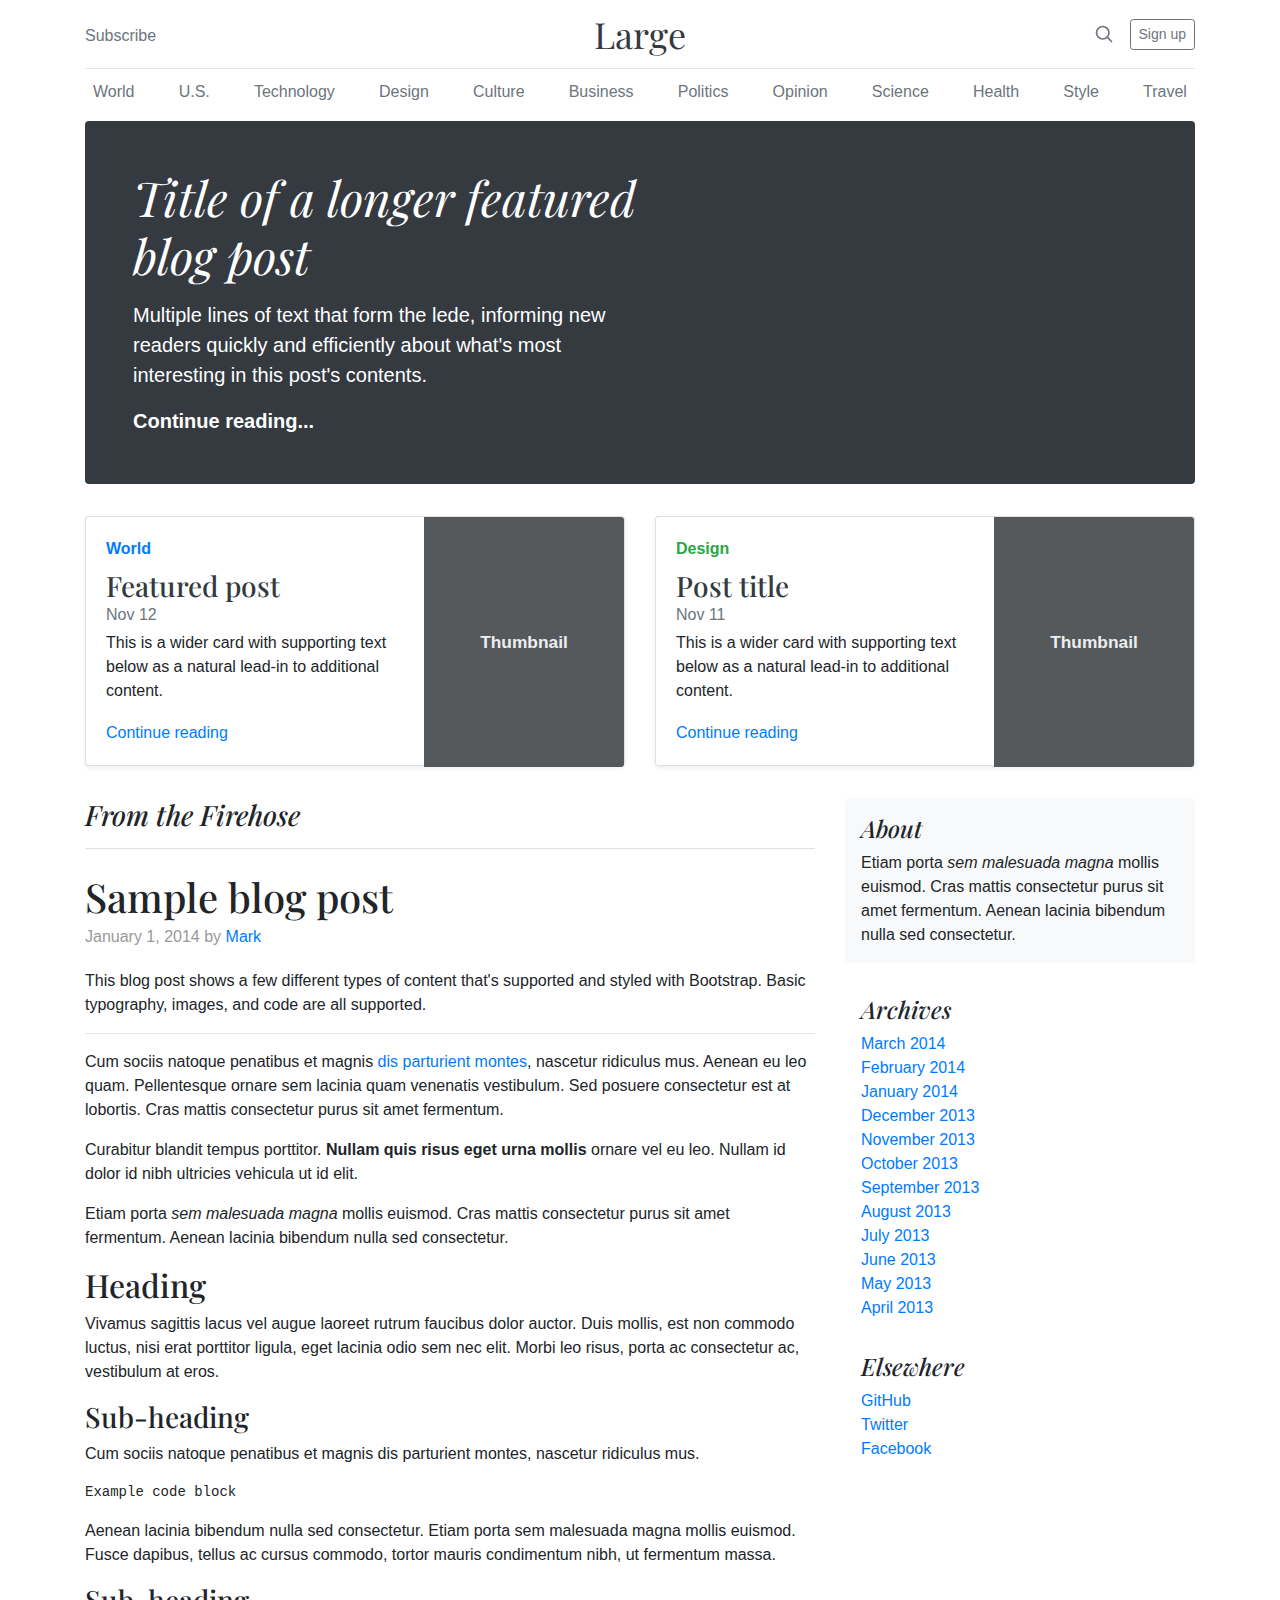
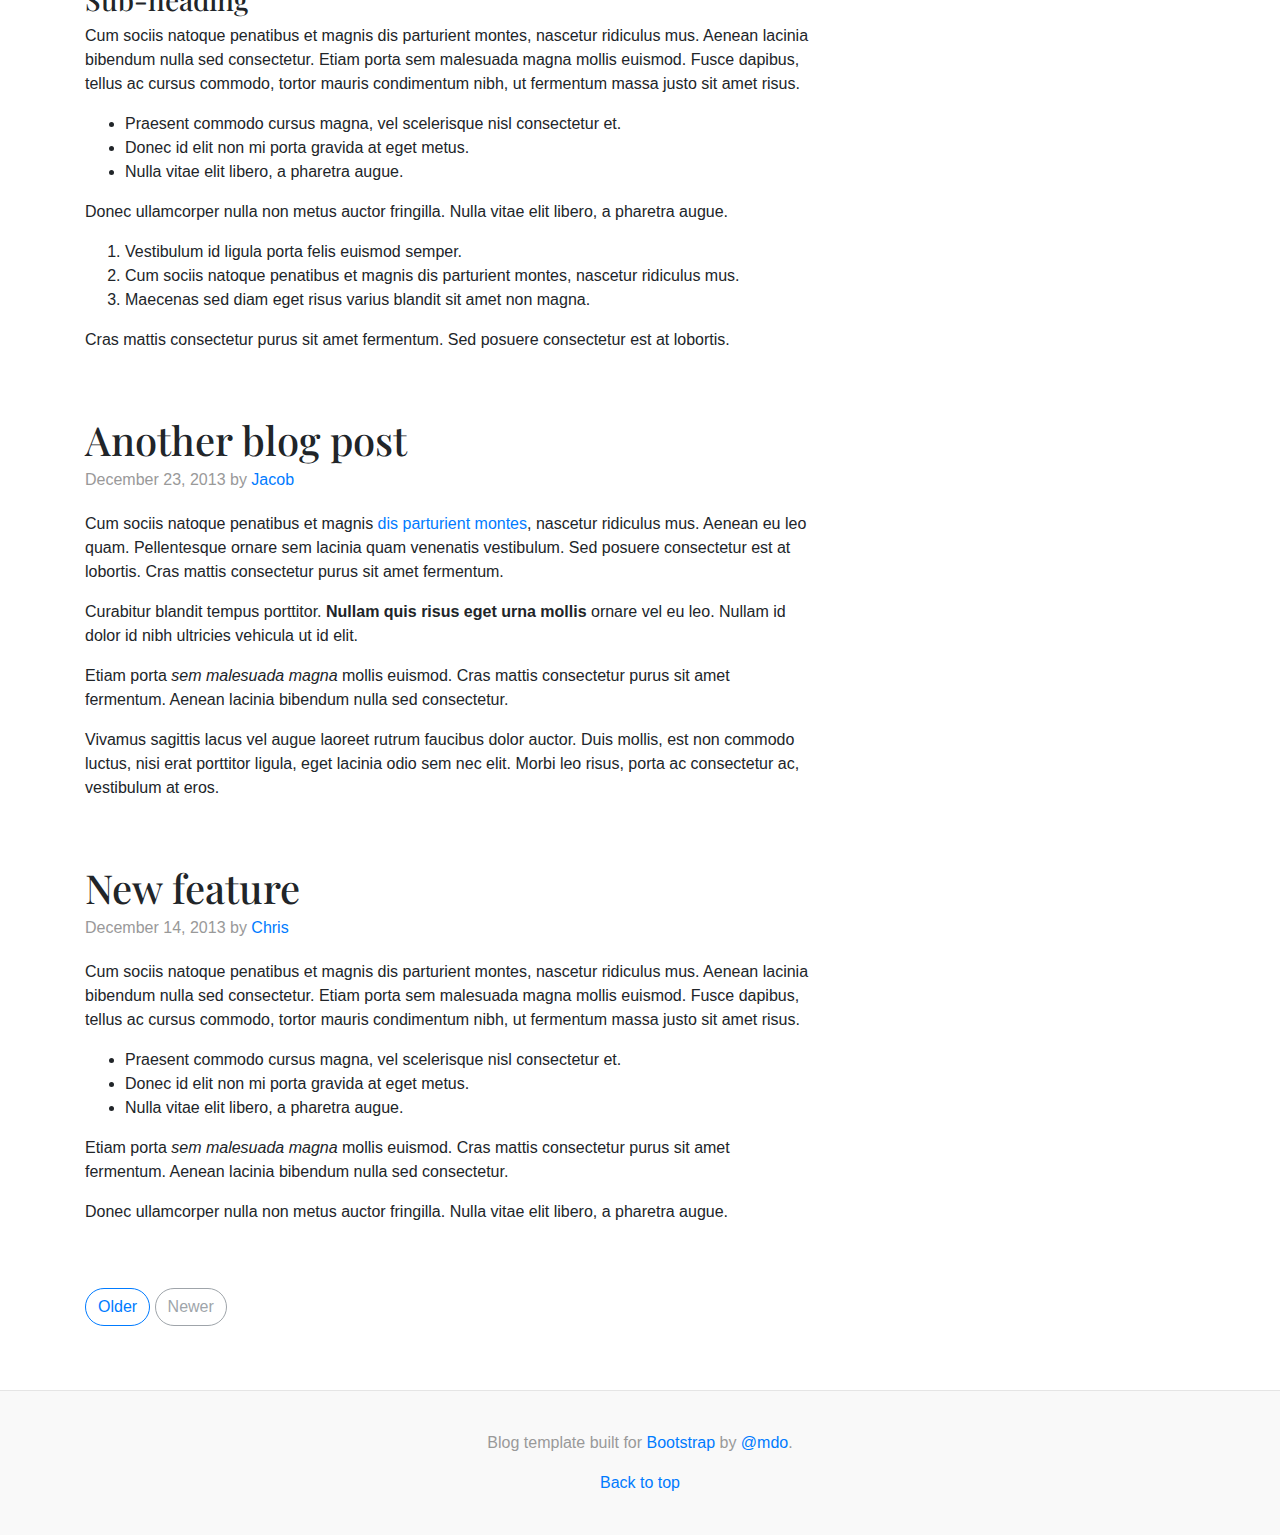
<file: newfolder/blog/index.html>
<!doctype html>
<html lang="en">
  <head>
    <meta charset="utf-8">
    <meta name="viewport" content="width=device-width, initial-scale=1, shrink-to-fit=no">
    <meta name="description" content="">
    <meta name="author" content="">
    <link rel="icon" href="../favicon.ico">

    <title>Blog Template for Bootstrap</title>

    <!-- Bootstrap core CSS -->
    <link href="../bootstrap_dist/css/bootstrap.min.css" rel="stylesheet">

    <!-- Custom styles for this template -->
    <link href="https://fonts.googleapis.com/css?family=Playfair+Display:700,900" rel="stylesheet">
    <link href="blog.css" rel="stylesheet">
  </head>

  <body>

    <div class="container">
      <header class="blog-header py-3">
        <div class="row flex-nowrap justify-content-between align-items-center">
          <div class="col-4 pt-1">
            <a class="text-muted" href="#">Subscribe</a>
          </div>
          <div class="col-4 text-center">
            <a class="blog-header-logo text-dark" href="#">Large</a>
          </div>
          <div class="col-4 d-flex justify-content-end align-items-center">
            <a class="text-muted" href="#">
              <svg xmlns="http://www.w3.org/2000/svg" width="20" height="20" viewBox="0 0 24 24" fill="none" stroke="currentColor" stroke-width="2" stroke-linecap="round" stroke-linejoin="round" class="mx-3"><circle cx="10.5" cy="10.5" r="7.5"></circle><line x1="21" y1="21" x2="15.8" y2="15.8"></line></svg>
            </a>
            <a class="btn btn-sm btn-outline-secondary" href="#">Sign up</a>
          </div>
        </div>
      </header>

      <div class="nav-scroller py-1 mb-2">
        <nav class="nav d-flex justify-content-between">
          <a class="p-2 text-muted" href="#">World</a>
          <a class="p-2 text-muted" href="#">U.S.</a>
          <a class="p-2 text-muted" href="#">Technology</a>
          <a class="p-2 text-muted" href="#">Design</a>
          <a class="p-2 text-muted" href="#">Culture</a>
          <a class="p-2 text-muted" href="#">Business</a>
          <a class="p-2 text-muted" href="#">Politics</a>
          <a class="p-2 text-muted" href="#">Opinion</a>
          <a class="p-2 text-muted" href="#">Science</a>
          <a class="p-2 text-muted" href="#">Health</a>
          <a class="p-2 text-muted" href="#">Style</a>
          <a class="p-2 text-muted" href="#">Travel</a>
        </nav>
      </div>

      <div class="jumbotron p-3 p-md-5 text-white rounded bg-dark">
        <div class="col-md-6 px-0">
          <h1 class="display-4 font-italic">Title of a longer featured blog post</h1>
          <p class="lead my-3">Multiple lines of text that form the lede, informing new readers quickly and efficiently about what's most interesting in this post's contents.</p>
          <p class="lead mb-0"><a href="#" class="text-white font-weight-bold">Continue reading...</a></p>
        </div>
      </div>

      <div class="row mb-2">
        <div class="col-md-6">
          <div class="card flex-md-row mb-4 shadow-sm h-md-250">
            <div class="card-body d-flex flex-column align-items-start">
              <strong class="d-inline-block mb-2 text-primary">World</strong>
              <h3 class="mb-0">
                <a class="text-dark" href="#">Featured post</a>
              </h3>
              <div class="mb-1 text-muted">Nov 12</div>
              <p class="card-text mb-auto">This is a wider card with supporting text below as a natural lead-in to additional content.</p>
              <a href="#">Continue reading</a>
            </div>
            <img class="card-img-right flex-auto d-none d-lg-block" data-src="holder.js/200x250?theme=thumb" alt="Card image cap">
          </div>
        </div>
        <div class="col-md-6">
          <div class="card flex-md-row mb-4 shadow-sm h-md-250">
            <div class="card-body d-flex flex-column align-items-start">
              <strong class="d-inline-block mb-2 text-success">Design</strong>
              <h3 class="mb-0">
                <a class="text-dark" href="#">Post title</a>
              </h3>
              <div class="mb-1 text-muted">Nov 11</div>
              <p class="card-text mb-auto">This is a wider card with supporting text below as a natural lead-in to additional content.</p>
              <a href="#">Continue reading</a>
            </div>
            <img class="card-img-right flex-auto d-none d-lg-block" data-src="holder.js/200x250?theme=thumb" alt="Card image cap">
          </div>
        </div>
      </div>
    </div>

    <main role="main" class="container">
      <div class="row">
        <div class="col-md-8 blog-main">
          <h3 class="pb-3 mb-4 font-italic border-bottom">
            From the Firehose
          </h3>

          <div class="blog-post">
            <h2 class="blog-post-title">Sample blog post</h2>
            <p class="blog-post-meta">January 1, 2014 by <a href="#">Mark</a></p>

            <p>This blog post shows a few different types of content that's supported and styled with Bootstrap. Basic typography, images, and code are all supported.</p>
            <hr>
            <p>Cum sociis natoque penatibus et magnis <a href="#">dis parturient montes</a>, nascetur ridiculus mus. Aenean eu leo quam. Pellentesque ornare sem lacinia quam venenatis vestibulum. Sed posuere consectetur est at lobortis. Cras mattis consectetur purus sit amet fermentum.</p>
            <blockquote>
              <p>Curabitur blandit tempus porttitor. <strong>Nullam quis risus eget urna mollis</strong> ornare vel eu leo. Nullam id dolor id nibh ultricies vehicula ut id elit.</p>
            </blockquote>
            <p>Etiam porta <em>sem malesuada magna</em> mollis euismod. Cras mattis consectetur purus sit amet fermentum. Aenean lacinia bibendum nulla sed consectetur.</p>
            <h2>Heading</h2>
            <p>Vivamus sagittis lacus vel augue laoreet rutrum faucibus dolor auctor. Duis mollis, est non commodo luctus, nisi erat porttitor ligula, eget lacinia odio sem nec elit. Morbi leo risus, porta ac consectetur ac, vestibulum at eros.</p>
            <h3>Sub-heading</h3>
            <p>Cum sociis natoque penatibus et magnis dis parturient montes, nascetur ridiculus mus.</p>
            <pre><code>Example code block</code></pre>
            <p>Aenean lacinia bibendum nulla sed consectetur. Etiam porta sem malesuada magna mollis euismod. Fusce dapibus, tellus ac cursus commodo, tortor mauris condimentum nibh, ut fermentum massa.</p>
            <h3>Sub-heading</h3>
            <p>Cum sociis natoque penatibus et magnis dis parturient montes, nascetur ridiculus mus. Aenean lacinia bibendum nulla sed consectetur. Etiam porta sem malesuada magna mollis euismod. Fusce dapibus, tellus ac cursus commodo, tortor mauris condimentum nibh, ut fermentum massa justo sit amet risus.</p>
            <ul>
              <li>Praesent commodo cursus magna, vel scelerisque nisl consectetur et.</li>
              <li>Donec id elit non mi porta gravida at eget metus.</li>
              <li>Nulla vitae elit libero, a pharetra augue.</li>
            </ul>
            <p>Donec ullamcorper nulla non metus auctor fringilla. Nulla vitae elit libero, a pharetra augue.</p>
            <ol>
              <li>Vestibulum id ligula porta felis euismod semper.</li>
              <li>Cum sociis natoque penatibus et magnis dis parturient montes, nascetur ridiculus mus.</li>
              <li>Maecenas sed diam eget risus varius blandit sit amet non magna.</li>
            </ol>
            <p>Cras mattis consectetur purus sit amet fermentum. Sed posuere consectetur est at lobortis.</p>
          </div><!-- /.blog-post -->

          <div class="blog-post">
            <h2 class="blog-post-title">Another blog post</h2>
            <p class="blog-post-meta">December 23, 2013 by <a href="#">Jacob</a></p>

            <p>Cum sociis natoque penatibus et magnis <a href="#">dis parturient montes</a>, nascetur ridiculus mus. Aenean eu leo quam. Pellentesque ornare sem lacinia quam venenatis vestibulum. Sed posuere consectetur est at lobortis. Cras mattis consectetur purus sit amet fermentum.</p>
            <blockquote>
              <p>Curabitur blandit tempus porttitor. <strong>Nullam quis risus eget urna mollis</strong> ornare vel eu leo. Nullam id dolor id nibh ultricies vehicula ut id elit.</p>
            </blockquote>
            <p>Etiam porta <em>sem malesuada magna</em> mollis euismod. Cras mattis consectetur purus sit amet fermentum. Aenean lacinia bibendum nulla sed consectetur.</p>
            <p>Vivamus sagittis lacus vel augue laoreet rutrum faucibus dolor auctor. Duis mollis, est non commodo luctus, nisi erat porttitor ligula, eget lacinia odio sem nec elit. Morbi leo risus, porta ac consectetur ac, vestibulum at eros.</p>
          </div><!-- /.blog-post -->

          <div class="blog-post">
            <h2 class="blog-post-title">New feature</h2>
            <p class="blog-post-meta">December 14, 2013 by <a href="#">Chris</a></p>

            <p>Cum sociis natoque penatibus et magnis dis parturient montes, nascetur ridiculus mus. Aenean lacinia bibendum nulla sed consectetur. Etiam porta sem malesuada magna mollis euismod. Fusce dapibus, tellus ac cursus commodo, tortor mauris condimentum nibh, ut fermentum massa justo sit amet risus.</p>
            <ul>
              <li>Praesent commodo cursus magna, vel scelerisque nisl consectetur et.</li>
              <li>Donec id elit non mi porta gravida at eget metus.</li>
              <li>Nulla vitae elit libero, a pharetra augue.</li>
            </ul>
            <p>Etiam porta <em>sem malesuada magna</em> mollis euismod. Cras mattis consectetur purus sit amet fermentum. Aenean lacinia bibendum nulla sed consectetur.</p>
            <p>Donec ullamcorper nulla non metus auctor fringilla. Nulla vitae elit libero, a pharetra augue.</p>
          </div><!-- /.blog-post -->

          <nav class="blog-pagination">
            <a class="btn btn-outline-primary" href="#">Older</a>
            <a class="btn btn-outline-secondary disabled" href="#">Newer</a>
          </nav>

        </div><!-- /.blog-main -->

        <aside class="col-md-4 blog-sidebar">
          <div class="p-3 mb-3 bg-light rounded">
            <h4 class="font-italic">About</h4>
            <p class="mb-0">Etiam porta <em>sem malesuada magna</em> mollis euismod. Cras mattis consectetur purus sit amet fermentum. Aenean lacinia bibendum nulla sed consectetur.</p>
          </div>

          <div class="p-3">
            <h4 class="font-italic">Archives</h4>
            <ol class="list-unstyled mb-0">
              <li><a href="#">March 2014</a></li>
              <li><a href="#">February 2014</a></li>
              <li><a href="#">January 2014</a></li>
              <li><a href="#">December 2013</a></li>
              <li><a href="#">November 2013</a></li>
              <li><a href="#">October 2013</a></li>
              <li><a href="#">September 2013</a></li>
              <li><a href="#">August 2013</a></li>
              <li><a href="#">July 2013</a></li>
              <li><a href="#">June 2013</a></li>
              <li><a href="#">May 2013</a></li>
              <li><a href="#">April 2013</a></li>
            </ol>
          </div>

          <div class="p-3">
            <h4 class="font-italic">Elsewhere</h4>
            <ol class="list-unstyled">
              <li><a href="#">GitHub</a></li>
              <li><a href="#">Twitter</a></li>
              <li><a href="#">Facebook</a></li>
            </ol>
          </div>
        </aside><!-- /.blog-sidebar -->

      </div><!-- /.row -->

    </main><!-- /.container -->

    <footer class="blog-footer">
      <p>Blog template built for <a href="https://getbootstrap.com/">Bootstrap</a> by <a href="https://twitter.com/mdo">@mdo</a>.</p>
      <p>
        <a href="#">Back to top</a>
      </p>
    </footer>

    <!-- Bootstrap core JavaScript
    ================================================== -->
    <!-- Placed at the end of the document so the pages load faster -->
    <script src="https://code.jquery.com/jquery-3.3.1.slim.min.js" integrity="sha384-q8i/X+965DzO0rT7abK41JStQIAqVgRVzpbzo5smXKp4YfRvH+8abtTE1Pi6jizo" crossorigin="anonymous"></script>
    <script>window.jQuery || document.write('<script src="../../assets/js/vendor/jquery-slim.min.js"><\/script>')</script>
    <script src="../4.1/assets/js/vendor/popper.min.js"></script>
    <script src="../bootstrap_dist/js/bootstrap.min.js"></script>
    <script src="../4.1/assets/js/vendor/holder.min.js"></script>
    <script>
      Holder.addTheme('thumb', {
        bg: '#55595c',
        fg: '#eceeef',
        text: 'Thumbnail'
      });
    </script>
  </body>
</html>
</file>
<file: newfolder/blog/blog.css>
/* stylelint-disable selector-list-comma-newline-after */

.blog-header {
  line-height: 1;
  border-bottom: 1px solid #e5e5e5;
}

.blog-header-logo {
  font-family: "Playfair Display", Georgia, "Times New Roman", serif;
  font-size: 2.25rem;
}

.blog-header-logo:hover {
  text-decoration: none;
}

h1, h2, h3, h4, h5, h6 {
  font-family: "Playfair Display", Georgia, "Times New Roman", serif;
}

.display-4 {
  font-size: 2.5rem;
}
@media (min-width: 768px) {
  .display-4 {
    font-size: 3rem;
  }
}

.nav-scroller {
  position: relative;
  z-index: 2;
  height: 2.75rem;
  overflow-y: hidden;
}

.nav-scroller .nav {
  display: -ms-flexbox;
  display: flex;
  -ms-flex-wrap: nowrap;
  flex-wrap: nowrap;
  padding-bottom: 1rem;
  margin-top: -1px;
  overflow-x: auto;
  text-align: center;
  white-space: nowrap;
  -webkit-overflow-scrolling: touch;
}

.nav-scroller .nav-link {
  padding-top: .75rem;
  padding-bottom: .75rem;
  font-size: .875rem;
}

.card-img-right {
  height: 100%;
  border-radius: 0 3px 3px 0;
}

.flex-auto {
  -ms-flex: 0 0 auto;
  flex: 0 0 auto;
}

.h-250 { height: 250px; }
@media (min-width: 768px) {
  .h-md-250 { height: 250px; }
}

/*
 * Blog name and description
 */
.blog-title {
  margin-bottom: 0;
  font-size: 2rem;
  font-weight: 400;
}
.blog-description {
  font-size: 1.1rem;
  color: #999;
}

@media (min-width: 40em) {
  .blog-title {
    font-size: 3.5rem;
  }
}

/* Pagination */
.blog-pagination {
  margin-bottom: 4rem;
}
.blog-pagination > .btn {
  border-radius: 2rem;
}

/*
 * Blog posts
 */
.blog-post {
  margin-bottom: 4rem;
}
.blog-post-title {
  margin-bottom: .25rem;
  font-size: 2.5rem;
}
.blog-post-meta {
  margin-bottom: 1.25rem;
  color: #999;
}

/*
 * Footer
 */
.blog-footer {
  padding: 2.5rem 0;
  color: #999;
  text-align: center;
  background-color: #f9f9f9;
  border-top: .05rem solid #e5e5e5;
}
.blog-footer p:last-child {
  margin-bottom: 0;
}
</file>
